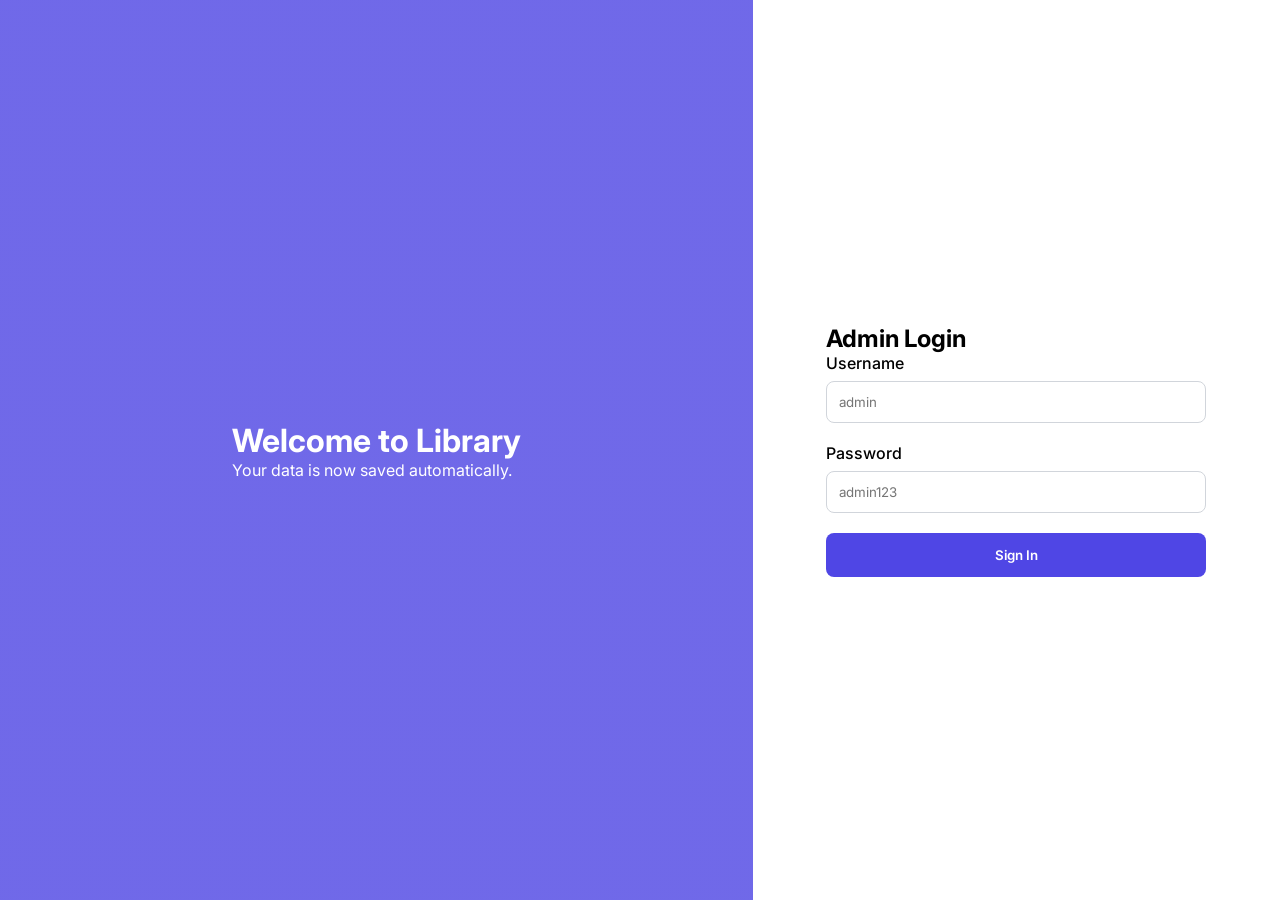
<file: library list.html>
<!DOCTYPE html>
<html lang="en">
<head>
    <meta charset="UTF-8">
    <meta name="viewport" content="width=device-width, initial-scale=1.0">
    <title>Library Pro | Permanent Storage</title>
    <link href="https://fonts.googleapis.com/css2?family=Inter:wght@300;400;500;600;700&display=swap" rel="stylesheet">
    <link rel="stylesheet" href="https://cdnjs.cloudflare.com/ajax/libs/font-awesome/6.4.0/css/all.min.css">
    <link rel="stylesheet" href="library list.css">
</head>
<body>

    <div id="login-view" class="view-container active-view">
        <div class="login-split">
            <div class="login-banner">
                <div class="banner-text">
                    <h1>Welcome to Library</h1>
                    <p>Your data is now saved automatically.</p>
                </div>
            </div>
            <div class="login-form-container">
                <form id="loginForm" class="login-form">
                    <h2>Admin Login</h2>
                    <div class="input-group">
                        <label>Username</label>
                        <input type="text" id="username" placeholder="admin" required>
                    </div>
                    <div class="input-group">
                        <label>Password</label>
                        <input type="password" id="password" placeholder="admin123" required>
                    </div>
                    <button type="submit" class="btn-primary">Sign In</button>
                </form>
            </div>
        </div>
    </div>

    <div id="app-view" class="view-container">
        <aside class="sidebar">
            <div class="logo"><h2>LibroPro</h2></div>
            <nav class="sidebar-nav">
                <a href="#" class="nav-link active" data-target="page-home">Home</a>
                <a href="#" class="nav-link" data-target="page-catalog">Catalog</a>
                <a href="#" class="nav-link" data-target="page-bookings">Tracker History</a>
            </nav>
            <button id="logoutBtn" class="btn-logout">Logout</button>
        </aside>

        <main class="main-content">
            <section id="page-home" class="app-page active-page">
                <h1>Featured Books</h1>
                <div class="book-grid" id="homeBookGrid"></div>
            </section>

            <section id="page-catalog" class="app-page">
                <h1>Full Catalog</h1>
                <div class="book-grid" id="catalogBookGrid"></div>
            </section>

            <section id="page-bookings" class="app-page">
                <h1>Permanent Checkout Tracker</h1>
                <div class="tracker-card">
                    <table class="tracker-table">
                        <thead>
                            <tr>
                                <th>Student Name</th>
                                <th>Student ID</th>
                                <th>Book Title</th>
                                <th>Date & Time</th>
                                <th>Status</th>
                            </tr>
                        </thead>
                        
                        <tbody id="myBookingsGrid"></tbody>
                    </table>
                </div>
            </section>
        </main>
    </div>

    <div id="student-modal" class="modal">
        <div class="modal-content">
            <h3>Checkout Details</h3>
            <p id="modal-book-title"></p>
            <div class="input-group">
                <label>Student Name</label>
                <input type="text" id="studentName">
            </div>
            <div class="input-group">
                <label>Student ID</label>
                <input type="text" id="studentID">
            </div>
            <div class="modal-actions">
                <button class="btn-outline" onclick="closeModal()">Cancel</button>
                <button class="btn-primary" id="confirmCheckout">Save ganesh  Entry</button>
            </div>
        </div>
    </div>

    <script src="library list.js"></script>
</body>
</html>
</file>
<file: library list.css>
:root {
    --primary: #4f46e5;
    --primary-hover: #4338ca;
    --bg-light: #f9fafb;
    --text-main: #111827;
    --text-muted: #6b7280;
}

* { margin: 0; padding: 0; box-sizing: border-box; font-family: 'Inter', sans-serif; }
body { background: #f3f4f6; overflow: hidden; }

/* View Control */
.view-container { display: none; height: 100vh; width: 100vw; }
.view-container.active-view { display: flex; }

/* Login Split */
.login-split { display: flex; width: 100%; height: 100%; }
.login-banner { flex: 1.2; background: linear-gradient(rgba(79, 70, 229, 0.8), rgba(79, 70, 229, 0.8)), url('https://images.unsplash.com/photo-1507842217343-583bb7270b66?auto=format&fit=crop&q=80'); background-size: cover; color: white; display: flex; align-items: center; justify-content: center; padding: 60px; }
.login-form-container { flex: 1; background: white; display: flex; align-items: center; justify-content: center; }
.login-form { width: 380px; }
.input-group { margin-bottom: 20px; }
.input-group label { display: block; margin-bottom: 8px; font-weight: 500; }
.input-group input { width: 100%; padding: 12px; border: 1px solid #d1d5db; border-radius: 8px; }

/* Sidebar */
.sidebar { width: 260px; background: white; border-right: 1px solid #e5e7eb; padding: 24px; display: flex; flex-direction: column; }
.logo { display: flex; align-items: center; gap: 10px; color: var(--primary); margin-bottom: 40px; }
.sidebar-nav { flex: 1; }
.nav-link { display: flex; align-items: center; gap: 12px; padding: 12px; color: var(--text-muted); text-decoration: none; border-radius: 8px; margin-bottom: 8px; transition: 0.2s; }
.nav-link.active { background: #eef2ff; color: var(--primary); font-weight: 600; }

/* Main Content */
.main-content { flex: 1; padding: 40px; overflow-y: auto; }
.app-page { display: none; }
.app-page.active-page { display: block; }

/* Book Cards */
.book-grid { display: grid; grid-template-columns: repeat(auto-fill, minmax(240px, 1fr)); gap: 30px; margin-top: 30px; }
.book-card { background: white; border-radius: 16px; border: 1px solid #f0f0f0; transition: 0.3s; overflow: hidden; height: 100%; display: flex; flex-direction: column; }
.book-card:hover { transform: translateY(-8px); box-shadow: 0 10px 20px rgba(0,0,0,0.05); }
.card-image-wrapper { height: 280px; background: #f9fafb; padding: 20px; display: flex; align-items: center; justify-content: center; }
.book-cover { max-height: 100%; width: auto; filter: drop-shadow(0 4px 6px rgba(0,0,0,0.1)); object-fit: contain; }
.book-details { padding: 20px; text-align: center; flex: 1; display: flex; flex-direction: column; justify-content: space-between; }
.category-badge { background: #eef2ff; color: var(--primary); font-size: 11px; padding: 4px 10px; border-radius: 20px; font-weight: 600; display: inline-block; margin-bottom: 10px; }

/* Tracker Table */
.tracker-card { background: white; border-radius: 16px; border: 1px solid #e5e7eb; padding: 20px; margin-top: 20px; overflow-x: auto; }
.tracker-table { width: 100%; border-collapse: collapse; text-align: left; min-width: 600px; }
.tracker-table th { padding: 16px; border-bottom: 2px solid #f3f4f6; color: var(--text-muted); font-size: 13px; text-transform: uppercase; letter-spacing: 0.5px; }
.tracker-table td { padding: 16px; border-bottom: 1px solid #f3f4f6; }
.status-tag { background: #dcfce7; color: #166534; padding: 4px 12px; border-radius: 20px; font-size: 12px; font-weight: 500; }
.status-returned { background: #f3f4f6; color: #6b7280; padding: 4px 12px; border-radius: 20px; font-size: 12px; }

/* Profile Page */
.profile-card { background: white; border-radius: 16px; padding: 40px; border: 1px solid #e5e7eb; max-width: 600px; }
.profile-header { display: flex; gap: 30px; align-items: center; margin-bottom: 40px; padding-bottom: 30px; border-bottom: 1px solid #f3f4f6; }
.avatar-upload { text-align: center; }
#profileImage { width: 120px; height: 120px; border-radius: 50%; object-fit: cover; margin-bottom: 15px; border: 4px solid #eef2ff; }
.settings-grid { display: flex; flex-direction: column; gap: 15px; }

/* Buttons */
.btn-primary { background: var(--primary); color: white; border: none; padding: 14px; border-radius: 8px; width: 100%; cursor: pointer; font-weight: 600; transition: 0.2s; }
.btn-primary:hover { background: var(--primary-hover); }
.btn-primary-small { background: var(--primary); color: white; border: none; padding: 10px; border-radius: 8px; width: 100%; margin-top: 15px; cursor: pointer; font-weight: 500; }
.btn-return { background: #fee2e2; color: #b91c1c; border: none; padding: 8px 16px; border-radius: 6px; cursor: pointer; font-weight: 600; }
.btn-logout { background: #f3f4f6; border: none; padding: 12px; border-radius: 8px; cursor: pointer; margin-top: auto; font-weight: 500; }

/* Modal */
.modal { position: fixed; top: 0; left: 0; width: 100%; height: 100%; background: rgba(0,0,0,0.5); display: none; align-items: center; justify-content: center; z-index: 1000; }
.modal-content { background: white; padding: 32px; border-radius: 20px; width: 420px; box-shadow: 0 20px 40px rgba(0,0,0,0.2); }
</file>
